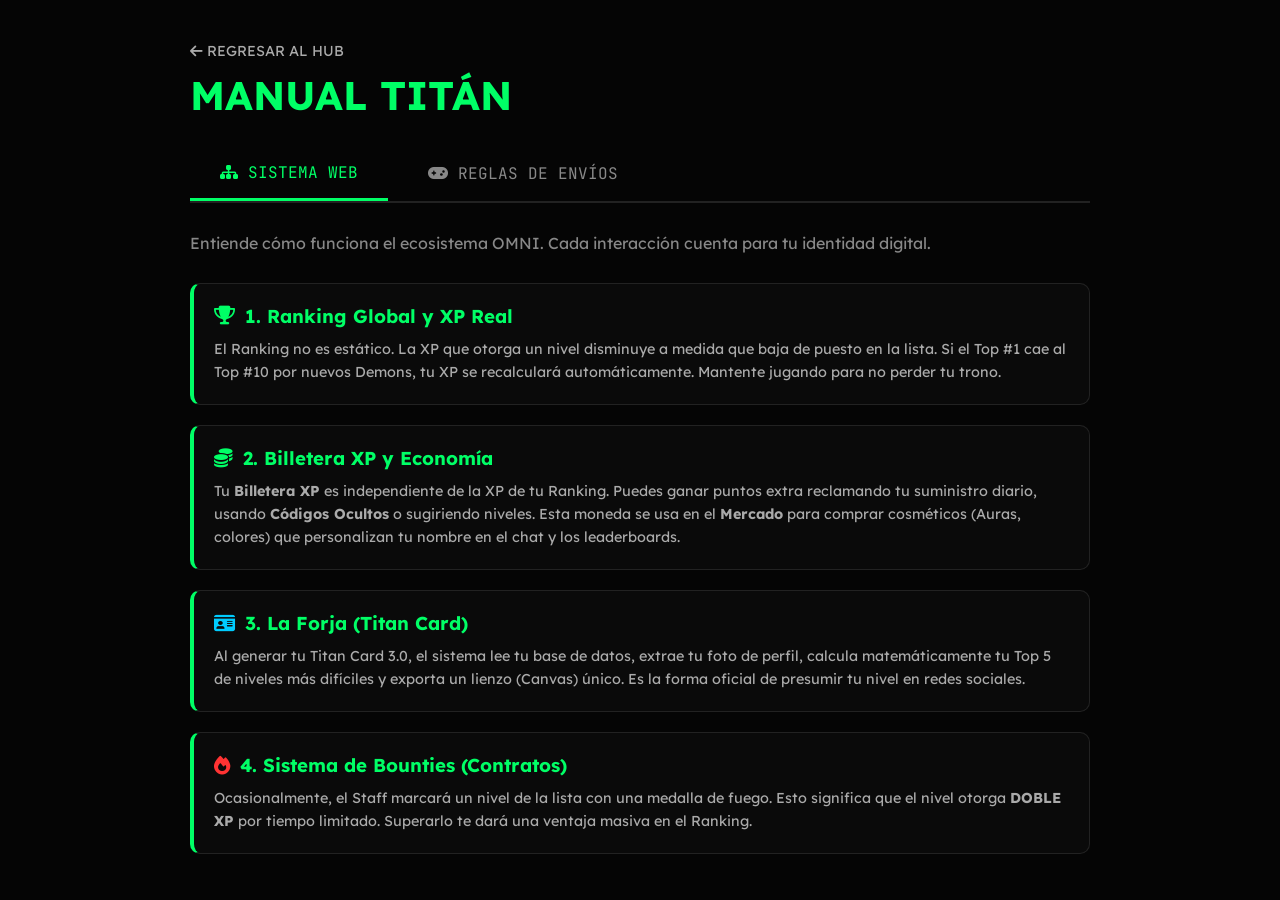
<file: rules.html>
<!DOCTYPE html>
<html lang="es">
<head>
    <meta charset="UTF-8">
    <meta name="viewport" content="width=device-width, initial-scale=1.0">
    <title>OMNI | Protocolos & Reglas</title>
    <link href="https://fonts.googleapis.com/css2?family=JetBrains+Mono:wght@400;800&family=Lexend+Deca:wght@400;600;800&display=swap" rel="stylesheet">
    <link rel="stylesheet" href="https://cdnjs.cloudflare.com/ajax/libs/font-awesome/6.4.0/css/all.min.css">
    <style>
        :root { --bg: #050505; --green: #00ff66; --border: rgba(0, 255, 102, 0.2); --card: #0a0a0a; }
        body { background: var(--bg); color: #fff; font-family: 'Lexend Deca', sans-serif; padding: 20px; margin: 0; }
        .container { max-width: 900px; margin: 0 auto; padding-top: 20px; }
        h1 { color: var(--green); text-transform: uppercase; font-size: 2.5rem; margin-top: 10px; }
        
        /* SISTEMA DE PESTAÑAS (TABS) */
        .tab-container { display: flex; gap: 10px; margin-bottom: 30px; border-bottom: 2px solid #222; }
        .tab-btn { 
            background: transparent; color: #888; border: none; padding: 15px 30px; font-family: 'JetBrains Mono'; 
            font-size: 1rem; cursor: pointer; text-transform: uppercase; transition: 0.3s; 
        }
        .tab-btn:hover { color: #fff; }
        .tab-btn.active { color: var(--green); border-bottom: 3px solid var(--green); }
        .tab-content { display: none; animation: fadeIn 0.4s; }
        .tab-content.active { display: block; }

        /* ESTILOS DE GUÍA DE PÁGINA (ACORDEONES) */
        .guide-card { background: var(--card); border: 1px solid #222; border-radius: 10px; padding: 20px; margin-bottom: 20px; border-left: 4px solid var(--green); }
        .guide-card h3 { margin: 0 0 10px 0; color: var(--green); display: flex; align-items: center; gap: 10px; }
        .guide-card p { color: #aaa; font-size: 0.9rem; line-height: 1.6; margin: 0; }

        /* DICCIONARIO DE REGLAS (HOVER REVEAL) */
        .term-box { background: var(--card); border: 1px solid #222; padding: 20px; margin-bottom: 15px; border-radius: 8px; cursor: pointer; transition: 0.3s; }
        .term-box:hover { border-color: var(--green); background: rgba(0,255,102,0.05); transform: translateX(10px); }
        .term-title { margin: 0; color: #fff; font-weight: 800; font-size: 1.1rem; }
        .term-def { display: none; color: #aaa; margin-top: 15px; font-size: 0.9rem; line-height: 1.6; border-top: 1px dashed #333; padding-top: 15px; }
        .term-box:hover .term-def { display: block; }

        /* SIMULADOR */
        .simulator-box { background: #000; border: 1px dashed var(--green); padding: 30px; border-radius: 10px; margin-top: 50px; }
        .g-input { width: 100%; background: #111; border: 1px solid #333; color: #fff; padding: 12px; margin-bottom: 15px; border-radius: 5px; outline: none; }
        .g-input:focus { border-color: var(--green); }
        .btn-sim { background: var(--green); color: #000; border: none; padding: 15px; font-weight: 800; width: 100%; cursor: pointer; border-radius: 5px; text-transform: uppercase; }
        .btn-sim:hover { background: #00cc55; }
        #sim-result { margin-top: 20px; padding: 15px; display: none; font-family: 'JetBrains Mono'; font-weight: bold; border-radius: 5px; }
        
        @keyframes fadeIn { from { opacity: 0; transform: translateY(10px); } to { opacity: 1; transform: translateY(0); } }
    </style>
</head>
<body>
    <div class="container">
        <a href="index.html" style="color:#aaa; text-decoration:none; font-size:0.9rem;"><i class="fas fa-arrow-left"></i> REGRESAR AL HUB</a>
        <h1>Manual Titán</h1>
        
        <div class="tab-container">
            <button class="tab-btn active" onclick="openTab('guide')"><i class="fas fa-sitemap"></i> Sistema Web</button>
            <button class="tab-btn" onclick="openTab('rules')"><i class="fas fa-gamepad"></i> Reglas de Envíos</button>
        </div>

        <div id="guide" class="tab-content active">
            <p style="color:#888; margin-bottom: 30px;">Entiende cómo funciona el ecosistema OMNI. Cada interacción cuenta para tu identidad digital.</p>
            
            <div class="guide-card">
                <h3><i class="fas fa-trophy"></i> 1. Ranking Global y XP Real</h3>
                <p>El Ranking no es estático. La XP que otorga un nivel disminuye a medida que baja de puesto en la lista. Si el Top #1 cae al Top #10 por nuevos Demons, tu XP se recalculará automáticamente. Mantente jugando para no perder tu trono.</p>
            </div>

            <div class="guide-card">
                <h3><i class="fas fa-coins" style="color:var(--gold)"></i> 2. Billetera XP y Economía</h3>
                <p>Tu <b>Billetera XP</b> es independiente de la XP de tu Ranking. Puedes ganar puntos extra reclamando tu suministro diario, usando <b>Códigos Ocultos</b> o sugiriendo niveles. Esta moneda se usa en el <b>Mercado</b> para comprar cosméticos (Auras, colores) que personalizan tu nombre en el chat y los leaderboards.</p>
            </div>

            <div class="guide-card">
                <h3><i class="fas fa-id-card" style="color:#00ccff"></i> 3. La Forja (Titan Card)</h3>
                <p>Al generar tu Titan Card 3.0, el sistema lee tu base de datos, extrae tu foto de perfil, calcula matemáticamente tu Top 5 de niveles más difíciles y exporta un lienzo (Canvas) único. Es la forma oficial de presumir tu nivel en redes sociales.</p>
            </div>
            
            <div class="guide-card">
                <h3><i class="fas fa-fire" style="color:#ff3333"></i> 4. Sistema de Bounties (Contratos)</h3>
                <p>Ocasionalmente, el Staff marcará un nivel de la lista con una medalla de fuego. Esto significa que el nivel otorga <b>DOBLE XP</b> por tiempo limitado. Superarlo te dará una ventaja masiva en el Ranking.</p>
            </div>
        </div>

        <div id="rules" class="tab-content">
            <p style="color:#888; margin-bottom: 30px;">Pasa el cursor por cada regla para leer los estatutos. El incumplimiento de estos resultará en el rechazo de tu récord o ban de la red.</p>
            
            <div class="term-box">
                <p class="term-title">01. REQUISITOS DE VIDEO Y RAW</p>
                <div class="term-def">
                    - El video debe estar alojado en YouTube de forma pública o en oculto (no privado).<br>
                    - <b>Niveles Top 1 al 10:</b> Exigen obligatoriamente un video RAW aparte (sin cortes) que incluya audio original del juego y <b>clicks del mouse/teclado audibles</b>.<br>
                    - Si la calidad de video es inferior a 720p y dificulta la visibilidad, será rechazado.
                </div>
            </div>

            <div class="term-box">
                <p class="term-title">02. LÍMITE DE FPS Y MODS</p>
                <div class="term-def">
                    - <b>Máximo FPS permitido: 360 FPS</b> (usando bypass o MegaHack).<br>
                    - Se permite el uso de Click Between Frames (CBF) siempre y cuando se declare y esté disponible en tu mod menu estándar.<br>
                    - Prohibido el uso de Hitboxes en el video final (solo permitido en modo práctica en el RAW si se demuestra).
                </div>
            </div>

            <div class="term-box">
                <p class="term-title">03. SECRET WAYS Y NERFEOS</p>
                <div class="term-def">
                    - Utilizar bugs de físicas (ej. saltarse triggers) o "secret ways" no intencionados por el creador invalida el récord.<br>
                    - Prohibido usar copias ULDM (Ultra Low Detail Mode) que eliminen o alteren la estructura del gameplay original (quitar decoración extrema está permitido).
                </div>
            </div>

            <div class="simulator-box">
                <h2 style="margin-top:0; color:var(--green); text-transform:uppercase;"><i class="fas fa-microchip"></i> Simulador de Aprobación</h2>
                <p style="color:#888; font-size:0.85rem; margin-bottom:20px;">Llena estos datos de ejemplo para comprobar si el Absolute Engine aceptaría tu récord.</p>
                
                <label style="font-size:0.8rem; font-weight:bold; color:var(--green);">FPS usados para pasar el nivel:</label>
                <input type="number" id="sim-fps" class="g-input" placeholder="Ej: 144, 240, 360...">
                
                <label style="font-size:0.8rem; font-weight:bold; color:var(--green);">Posición del Nivel:</label>
                <select id="sim-top10" class="g-input">
                    <option value="no">Rango #11 o inferior</option>
                    <option value="si">Top #1 al #10 (Demon Extremo)</option>
                </select>

                <label style="font-size:0.8rem; font-weight:bold; color:var(--green);">¿Incluyes un archivo RAW con clicks?</label>
                <select id="sim-raw" class="g-input">
                    <option value="si">Sí, incluyo RAW completo</option>
                    <option value="no">No, solo mando mi video con música editada</option>
                </select>

                <button class="btn-sim" onclick="runSimulator()">CORRER DIAGNÓSTICO DEL SISTEMA</button>

                <div id="sim-result"></div>
            </div>
        </div>
    </div>

    <script>
        // Cambiar entre Pestañas
        function openTab(tabName) {
            document.querySelectorAll('.tab-content').forEach(el => el.classList.remove('active'));
            document.querySelectorAll('.tab-btn').forEach(el => el.classList.remove('active'));
            
            document.getElementById(tabName).classList.add('active');
            event.currentTarget.classList.add('active');
        }

        // Motor del Simulador
        function runSimulator() {
            const fps = parseInt(document.getElementById('sim-fps').value);
            const isTop10 = document.getElementById('sim-top10').value;
            const hasRaw = document.getElementById('sim-raw').value;
            const res = document.getElementById('sim-result');
            
            res.style.display = 'block';

            if(isNaN(fps)) {
                res.innerHTML = "❌ FATAL ERROR: Introduce un valor numérico para los FPS.";
                res.style.background = "rgba(255,0,0,0.2)"; res.style.color = "#ff3333"; res.style.border = "1px solid #ff3333"; return;
            }

            if(fps > 360) {
                res.innerHTML = "❌ STATUS: RECHAZADO.<br>Motivo: Tus FPS ("+fps+") superan el límite estructural permitido de 360 FPS.";
                res.style.background = "rgba(255,51,51,0.1)"; res.style.color = "#ff3333"; res.style.border = "1px solid #ff3333";
            } 
            else if(isTop10 === 'si' && hasRaw === 'no') {
                res.innerHTML = "❌ STATUS: RECHAZADO.<br>Motivo: Un récord en el Top 10 es de alto perfil. Se exige evidencia RAW con clicks obligatoriamente.";
                res.style.background = "rgba(255,51,51,0.1)"; res.style.color = "#ff3333"; res.style.border = "1px solid #ff3333";
            }
            else {
                res.innerHTML = "✅ STATUS: APROBADO.<br>Tu récord cumple con todos los estándares técnicos del Absolute Engine. Se procedería a sumar XP.";
                res.style.background = "rgba(0,255,102,0.1)"; res.style.color = "var(--green)"; res.style.border = "1px solid var(--green)";
            }
        }
    </script>
</body>
</html>
</file>
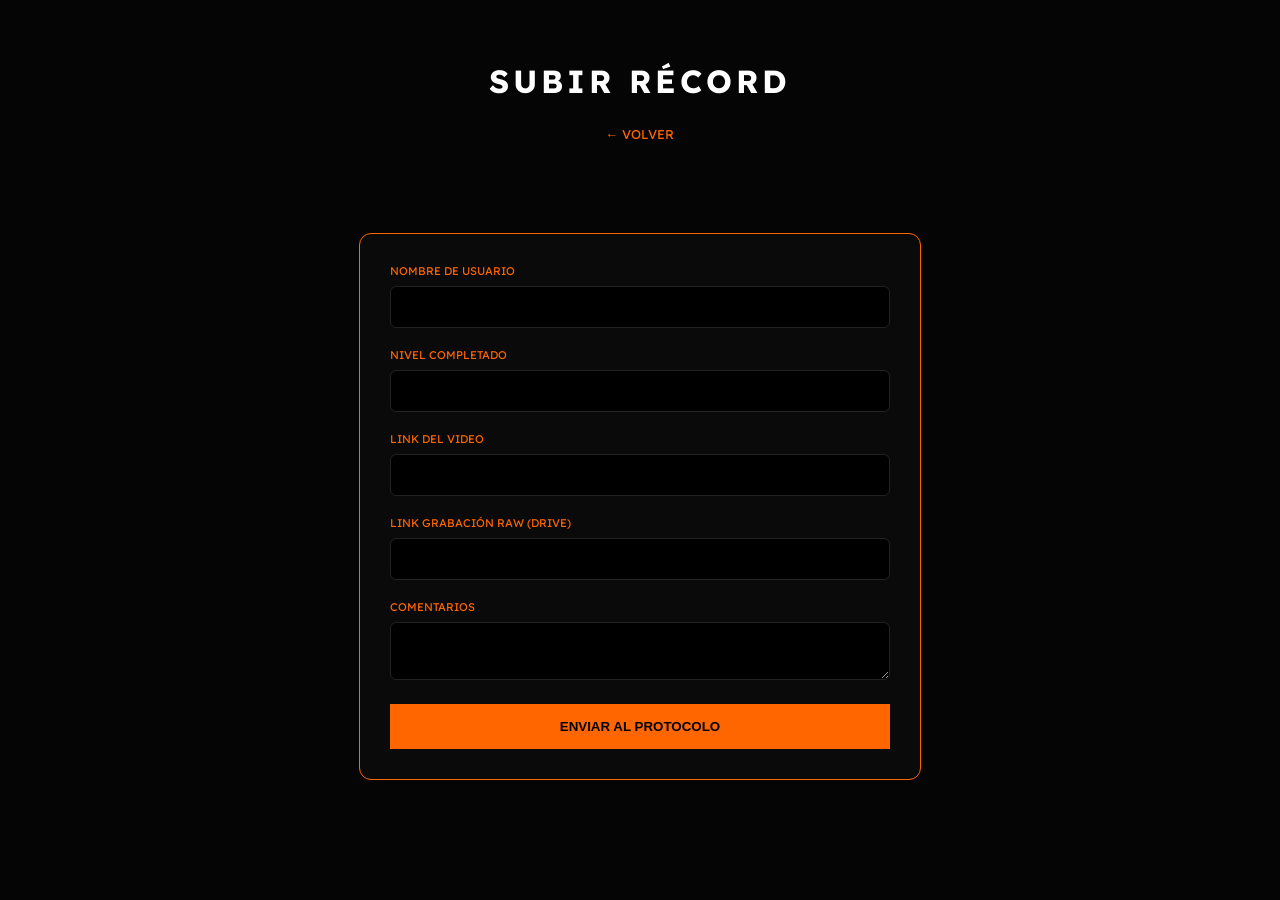
<file: subir-record.html>
<!DOCTYPE html>
<html lang="es">
<head>
    <meta charset="UTF-8">
    <meta name="viewport" content="width=device-width, initial-scale=1.0">
    <title>Scully List | Enviar Récord</title>
    <link href="https://fonts.googleapis.com/css2?family=Lexend+Deca:wght@300;400;700&display=swap" rel="stylesheet">
    <style>
        :root { --accent: #ff6600; --bg: #050505; }
        body { background: var(--bg); color: #fff; font-family: 'Lexend Deca', sans-serif; margin: 0; text-align: center; }
        .form-container { width: 90%; max-width: 500px; margin: 50px auto; background: #0a0a0a; padding: 30px; border: 1px solid var(--accent); border-radius: 12px; }
        .group { margin-bottom: 20px; text-align: left; }
        label { display: block; color: var(--accent); font-size: 0.7rem; text-transform: uppercase; margin-bottom: 8px; }
        input, textarea { width: 100%; background: #000; border: 1px solid #222; color: #fff; padding: 12px; border-radius: 6px; box-sizing: border-box; font-family: 'Lexend Deca'; }
        input:focus { border-color: var(--accent); outline: none; }
        .btn-send { width: 100%; padding: 15px; background: var(--accent); border: none; font-weight: bold; cursor: pointer; text-transform: uppercase; }
        #status { margin-top: 20px; padding: 10px; border-radius: 5px; display: none; font-size: 0.8rem; }
    </style>
</head>
<body>
    <header style="padding:40px 0;">
        <h1 style="letter-spacing:4px;">SUBIR <span>RÉCORD</span></h1>
        <a href="index.html" style="color:var(--accent); text-decoration:none; font-size:0.8rem;">← VOLVER</a>
    </header>

    <div class="form-container">
        <form onsubmit="enviarRecord(event)">
            <div class="group"><label>Nombre de Usuario</label><input type="text" id="u" required></div>
            <div class="group"><label>Nivel Completado</label><input type="text" id="l" required></div>
            <div class="group"><label>Link del Video</label><input type="url" id="v" required></div>
            <div class="group"><label>Link Grabación RAW (Drive)</label><input type="url" id="d" required></div>
            <div class="group"><label>Comentarios</label><textarea id="c"></textarea></div>
            <button type="submit" class="btn-send">ENVIAR AL PROTOCOLO</button>
            <div id="status"></div>
        </form>
    </div>

    <script>
        function enviarRecord(e) {
            e.preventDefault();
            const drive = document.getElementById('d').value;
            const status = document.getElementById('status');

            if(!drive.includes('drive.google.com')) {
                status.style.display = "block"; status.style.color = "#f44"; status.innerText = "Error: El RAW debe ser de Google Drive.";
                return;
            }

            const r = { user: document.getElementById('u').value, level: document.getElementById('l').value, video: document.getElementById('v').value, drive: drive, comment: document.getElementById('c').value };
            let p = JSON.parse(localStorage.getItem('scully_pendientes')) || [];
            p.push(r);
            localStorage.setItem('scully_pendientes', JSON.stringify(p));

            status.style.display = "block"; status.style.color = "#0f0"; status.innerText = "Récord enviado con éxito al administrador.";
            e.target.reset();
        }
    </script>
</body>
</html>
</file>
